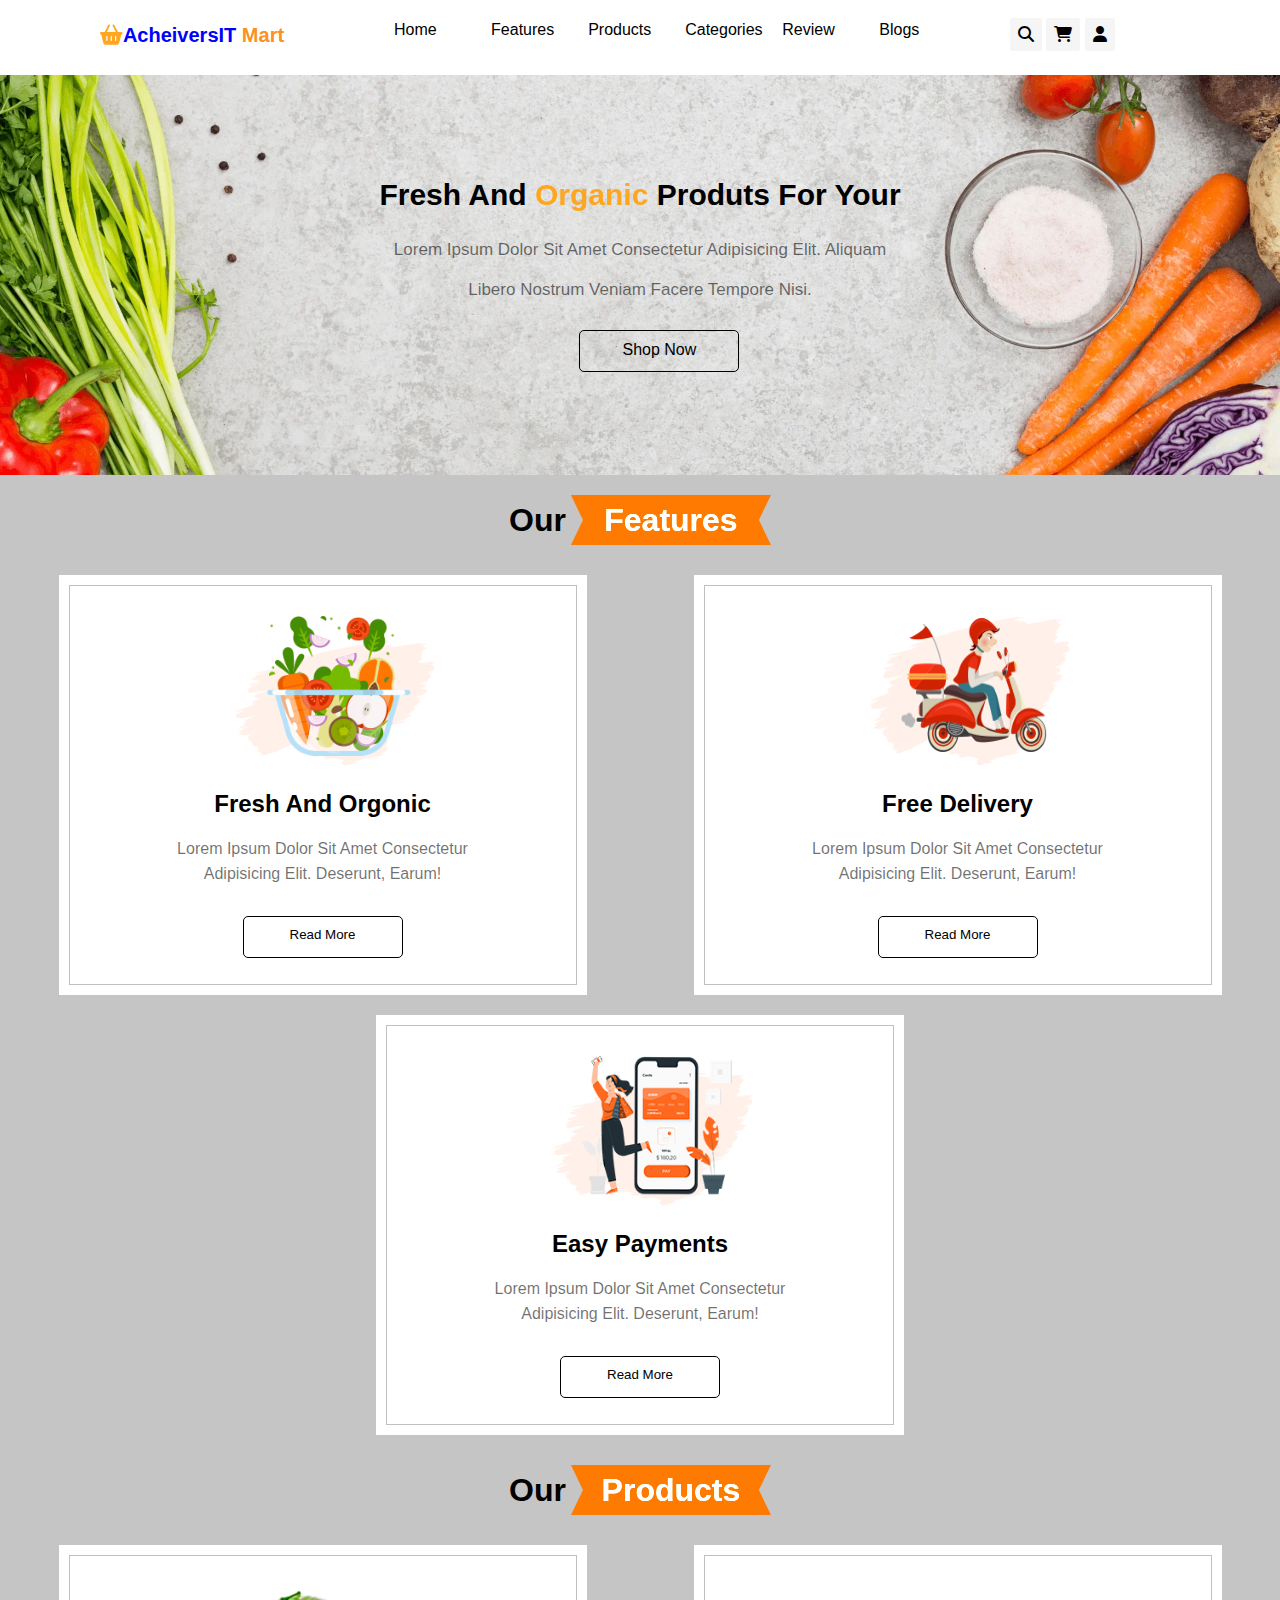
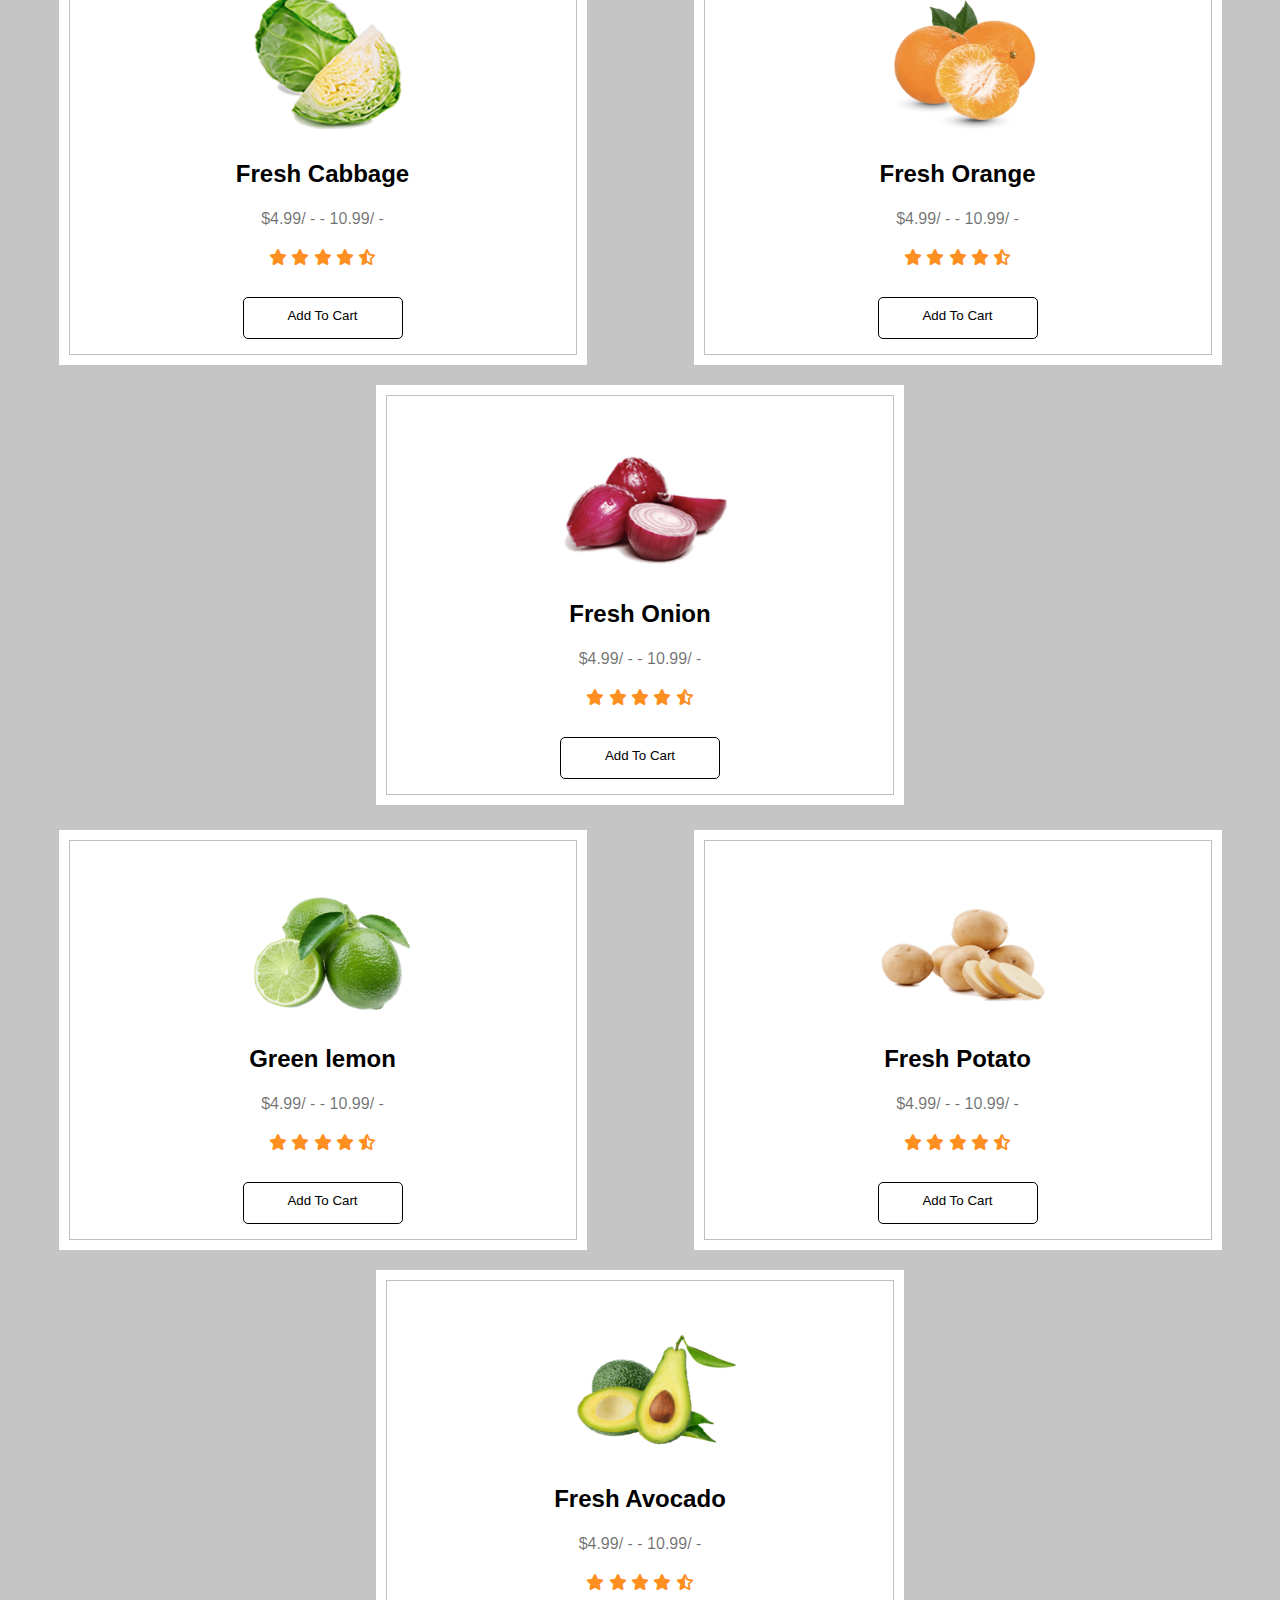
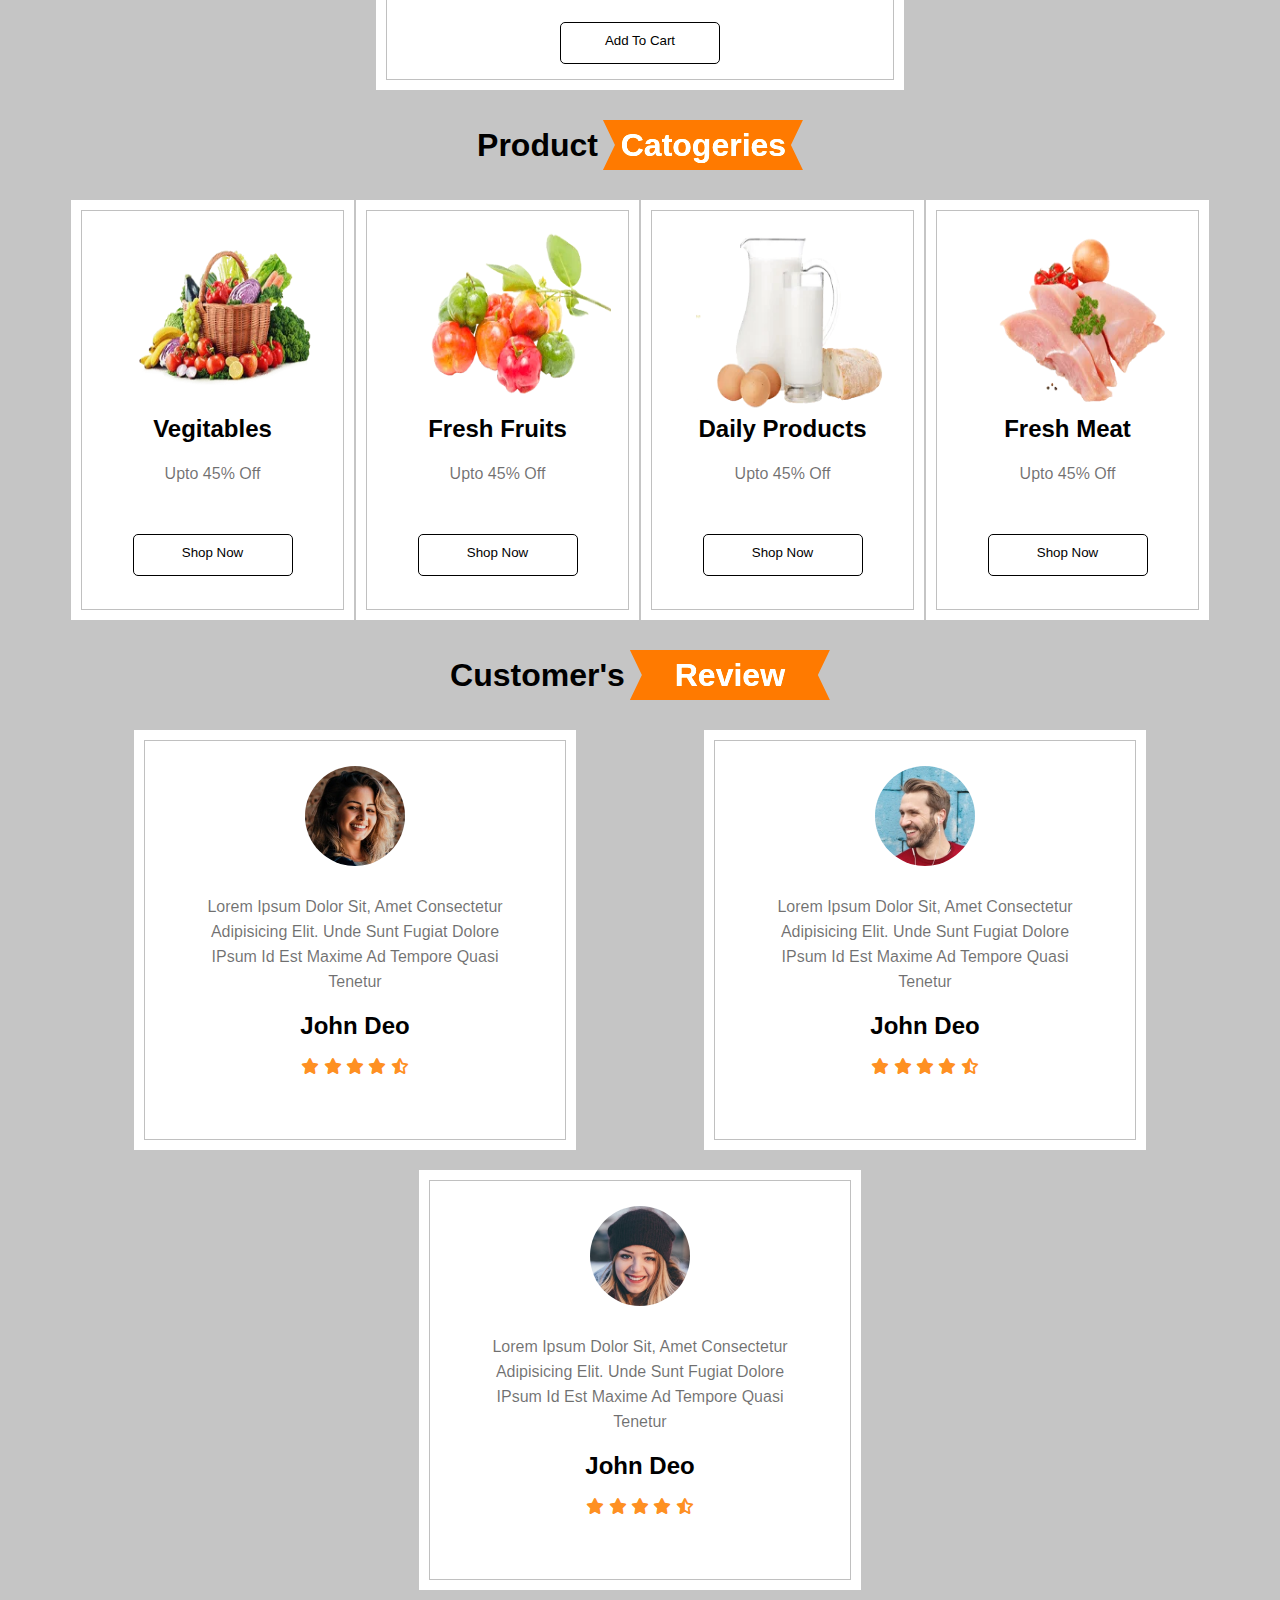
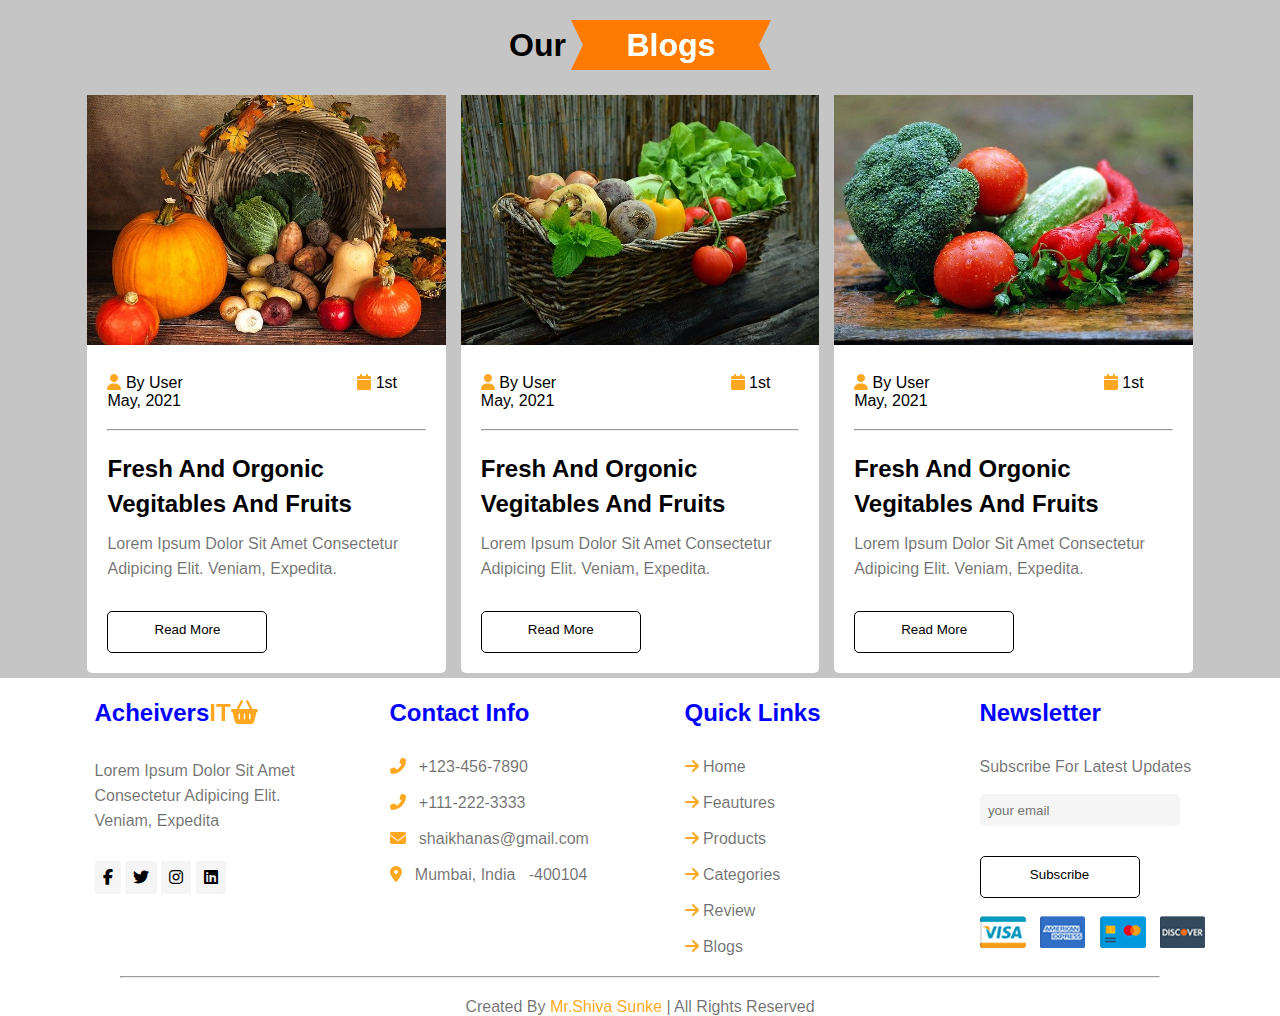
<file: Index.html>
<!DOCTYPE html>
 <html>
    <head>
        <meta charset="""UTF-8">
        <meta name="viewport" content="width=device-width, initial-scale=1.0">
        <title>HTML-CSS-Project</title>
        <!-- Linking the CSS part -->
        <link rel="stylesheet" href="./CSS/Styles.css">
        <!-- Linking for Icons -->
        <link rel="stylesheet" href="https://cdnjs.cloudflare.com/ajax/libs/font-awesome/6.4.0/css/all.min.css">
        
        <link rel="preconnect" href="https://fonts.googleapis.com">
        <link rel="preconnect" href="https://fonts.gstatic.com" crossorigin>
        <link href="https://fonts.googleapis.com/css2?family=Poppins:wght@200;400&display=swap" rel="stylesheet">

    </head>

<!-- ---------------------Main Body Section------------------ -->
    <body>
        <header id="head">
            <section class="sec1"> <span class="icolor"><i class="fa-solid fa-basket-shopping"></i></span><b>AcheiversIT&nbsp;<span class="span1">Mart</span></b></section>
            <section class="sec2">
                <div class="div1"><a href="./" target="_blank"> Home</a></div>
                <div class="div1"><a href="./Features.html"  target="_self">Features</a></div>
                <div class="div1"><a href="./Products.html"  target="_self">Products</a></div>
                <div class="div1"><a href="./Catogeries.html"  target="_blank">Categories</a> </div>
                <div class="div1"><a href="./reviews.html"  target="_blank">Review</a> </div>
                <div class="div1"><a href="./Blogs.html" target="_blank">Blogs</a> </div>
            </section>
            <section>
                <div class="div2">
                    <span class="span2"><i class="fa-solid fa-magnifying-glass"></i></span> 
                     <span class="span2"><i class="fa-solid fa-cart-shopping"></i></span>
                     <span class="span2" onclick="show()"><i class="fa-solid fa-user"   ></i></span>
                     <!-- <div class="peter">
                        <span class="code" onclick="dev()">&times</span>
                      
                        <h2>Login form</h2>
                        <form>
                            
                            <label for="name">Full Name: <span>*</span></label>
                            <input type="text" id="name" name="name" placeholder="Enter Your Name">
                            <h4 class="dnone" id="Nerr">Please Enter Your Name</h4>
                            <label for="Email">Email: <span>*</span></label>
                            <input type="email" id="Email" name="Email" placeholder="Enter Your Email">
                            <h4 class="dnone" id="Eerr">Please Enter Your Name</h4>
                            <label for="psw">Password: <span>*</span></label>
                            <input type="password" id="psw" name="psw" placeholder="Enter password Number">
                            <h4 class="dnone" id="Pserr">Please Enter Your Name</h4>
                            <input type="button" id="login" value="Login">
                        </form>
                    </div>
                    <script>
                        document.getElementById('login').addEventListener('click',function()
                        {
                            let Name,email,Pass;
                            Name=document.getElementById('name').value;
                            email=document.getElementById('Email').value;
                            Pass=document.getElementById('psw').value;
                            if(Name==''){
                                document.getElementById('Nerr').style.display='block';
                            }
                            else{
                                document.getElementById('Nerr').style.display='none';
                            }
                            if(email==''){
                                document.getElementById('Eerr').style.display='block';
                            }
                            else{
                                document.getElementById('Eerr').style.display='none';
                            }
                            if(Pass==''){
                                document.getElementById('Pserr').style.display='block';
                            }
                            else{
                                document.getElementById('Pserr').style.display='none';
                            }
                            if(Name!='' && email!='' && Pass!=''){
                                alert('Login Sucessfully')
                            }
                
                        })
                        function show(){
                            document.querySelector('div').classList.add("overlay");
                        }
                        function dev(){
                            document.querySelector('div').classList.remove("overlay");
                        }
                    </script> -->
                   
            </section>
        </header>
        
   
    



       

<!-- ------------------------Banner----------------------------------------- -->
        <section class="sec03">
                <div class="sec3">
                    <div>
                         <p class="div21">Fresh And <span class="icolor">Organic</span> Produts For Your</p><br>
                         <p class="div22">Lorem Ipsum Dolor Sit Amet Consectetur Adipisicing Elit. Aliquam <br><br>
                               Libero Nostrum Veniam Facere Tempore Nisi.</p>
                         <div class="div23">
                            <a href="#">Shop Now</a>
                         </div>
                    </div>         
                </div>

<!-- --------------------------------Features----------------------------- -->
            <section id="sec10">
                <span>Our</span>
                <span>&nbsp;&nbsp;Features&nbsp;&nbsp;</span>
            </section>
            <section  id="sec4">
                <div class="div3">
                    <img class="img1" src="./Assets/feature-img-1.png" alt="">
                    <h3 class="h0">Fresh And Orgonic</h3><br>
                    <p class="p0"> Lorem Ipsum Dolor Sit Amet Consectetur<br>Adipisicing Elit. Deserunt, Earum!</p>
                   
                    <button class="button31">Read More</button>
                </div>
                <div class="div3">
                    <img class="img1" src="./Assets/feature-img-2.png" alt="">
                    <h3 class="h0">Free Delivery</h3><br>
                    <p class="p0"> Lorem Ipsum Dolor Sit Amet Consectetur<br>Adipisicing Elit. Deserunt, Earum!</p>
                    
                    <button class="button31">Read More</button>
                </div>
                    
                <div class="div3">
                    <img class="img1" src="./Assets/feature-img-3.png" alt="">
                    <h3 class="h0">Easy Payments</h3><br>
                    <p class="p0"> Lorem Ipsum Dolor Sit Amet Consectetur<br>Adipisicing Elit. Deserunt, Earum!</p>
                   
                    <button class="button31">Read More</button>
                </div>
                    
            </section>
<!----------------------------Products------------------------------------ -->
            <section id="sec11">
                <span>Our</span>
                <span>&nbsp;&nbsp;Products&nbsp;&nbsp;</span>
            </section>

            <section id="sec5">
                <div class="div4">
                    <img class="img2" src="./Assets/product-4.png" alt="">
                    <h3 class="h0">Fresh Cabbage</h3><br>
                    <p class="p0">$4.99/ - - 10.99/ -</p><br>
                    <div class="div40">
                        <i class="fa-solid fa-star"></i>
                        <i class="fa-solid fa-star"></i>
                        <i class="fa-solid fa-star"></i>
                        <i class="fa-solid fa-star"></i>
                        <i class="fa-solid fa-star-half-stroke"></i>
                    </div>
                   
                    <button class="button31">Add To Cart</button>
    
    
                </div>
                <div class="div4">
                    <img class="img2" src="./Assets/product-1.png" alt="">
                    <h3 class="h0">Fresh Orange</h3><br>
                    <p class="p0">$4.99/ - - 10.99/ -</p><br>
                    <div class="div40">
                        <i class="fa-solid fa-star"></i>
                        <i class="fa-solid fa-star"></i>
                        <i class="fa-solid fa-star"></i>
                        <i class="fa-solid fa-star"></i>
                        <i class="fa-solid fa-star-half-stroke"></i>
                    </div>
                   
                    <button class="button31">Add To Cart</button>
                </div>
                <div class="div4">
                    <img class="img2" src="./Assets/product-2.png" alt="">
                    <h3 class="h0">Fresh Onion</h3><br>
                    <p class="p0">$4.99/ - - 10.99/ -</p><br>
                    <div class="div40">
                        <i class="fa-solid fa-star"></i>
                        <i class="fa-solid fa-star"></i>
                        <i class="fa-solid fa-star"></i>
                        <i class="fa-solid fa-star"></i>
                        <i class="fa-solid fa-star-half-stroke"></i>
                    </div>
                    
                    <button class="button31">Add To Cart</button>
    
                </div>
    
            </section>

            <section class="sec6">
                <div class="div5">
                    <img class="img2" src="./Assets/product-8.png" alt="">
                    <h3 class="h0">Green lemon</h3><br>
                    <p class="p0">$4.99/ - - 10.99/ -</p><br>
                    <div class="div40">
                        <i class="fa-solid fa-star"></i>
                        <i class="fa-solid fa-star"></i>
                        <i class="fa-solid fa-star"></i>
                        <i class="fa-solid fa-star"></i>
                        <i class="fa-solid fa-star-half-stroke"></i>
                    </div>
                   
                    <button class="button31">Add To Cart</button>
                </div>
                <div class="div5">
                    <img class="img2" src="./Assets/product-5.png" alt="">
                    <h3 class="h0">Fresh Potato</h3><br>
                    <p class="p0">$4.99/ - - 10.99/ -</p><br>
                    <div class="div40">
                        <i class="fa-solid fa-star"></i>
                        <i class="fa-solid fa-star"></i>
                        <i class="fa-solid fa-star"></i>
                        <i class="fa-solid fa-star"></i>
                        <i class="fa-solid fa-star-half-stroke"></i>
                    </div>

                    <button class="button31">Add To Cart</button>
                </div>
                <div class="div5"> 
                    <img class="img2" src="./Assets/product-6.png" alt="">
                    <h3 class="h0">Fresh Avocado</h3><br>
                    <p class="p0">$4.99/ - - 10.99/ -</p><br>
                    <div class="div40">
                        <i class="fa-solid fa-star"></i>
                        <i class="fa-solid fa-star"></i>
                        <i class="fa-solid fa-star"></i>
                        <i class="fa-solid fa-star"></i>
                        <i class="fa-solid fa-star-half-stroke"></i>
                    </div>
                    
                    <button class="button31">Add To Cart</button>
                </div>
            </section>

<!-- ---------------------------Catogeries-------------------------------- -->
            <section id="sec12">
                <span>Product</span>
                <span>&nbsp;&nbsp;Catogeries&nbsp;&nbsp;</span>
            </section>

            <section id="sec7">
                <div class="div6">
                    <img class="img31" src="./Assets/cat-1.png" alt="">
                    <h3 class="h0">Vegitables</h3><br>
                    <p class="p0">Upto 45% Off</p><br>
                    
                    <button class="button31">Shop Now</button>
    
                </div>
                <div class="div6">
                    <img class="img31" src="./Assets/cat-2.png" alt="">
                    <h3 class="h0">Fresh Fruits</h3><br>
                    <p class="p0">Upto 45% Off</p><br>
                    
                    <button class="button31">Shop Now</button>
                </div>
                <div class="div6">
                    <img class="img31" src="./Assets/cat-3.png" alt="">
                    <h3 class="h0">Daily Products</h3><br>
                    <p class="p0">Upto 45% Off</p><br>
                    
                    <button class="button31">Shop Now</button>
                </div>
                <div class="div6">
                    <img class="img31" src="./Assets/cat-4.png" alt="">
                    <h3 class="h0">Fresh Meat</h3><br>
                    <p class="p0">Upto 45% Off</p><br>
                    <button class="button31">Shop Now</button>
                </div>
            </section>

<!-- --------------------------------Customers Reviews-------------------------- -->
            <section id="sec13">
                <span>Customer's</span>
                <span>&nbsp;&nbsp;Review&nbsp;&nbsp;</span>
            </section>
            
            <section id="sec8">
                <div class="div7">
                    <div class="div71">
                       <img class="img3" src="./Assets/pic-4.png" alt="">
                    </div><br> 
                    <p class="p0">Lorem Ipsum Dolor Sit, Amet Consectetur <br>Adipisicing Elit. Unde Sunt Fugiat Dolore <br> IPsum Id Est  Maxime Ad Tempore Quasi <br> Tenetur   </p><br>
                    <h3 class="h0">John Deo</h3><br>
                    <div class="div40">
                        <i class="fa-solid fa-star"></i>
                        <i class="fa-solid fa-star"></i>
                        <i class="fa-solid fa-star"></i>
                        <i class="fa-solid fa-star"></i>
                        <i class="fa-solid fa-star-half-stroke"></i>
                    </div>
                </div>
                <div class="div7" >
                    <div class="div71">
                        <img class="img3" src="./Assets/pic-1.png" alt="">
                     </div><br>
                     <p class="p0">Lorem Ipsum Dolor Sit, Amet Consectetur <br>Adipisicing Elit. Unde Sunt Fugiat Dolore <br> IPsum Id Est  Maxime Ad Tempore Quasi <br> Tenetur   </p><br>
                     <h3 class="h0">John Deo</h3><br>
                     <div class="div40">
                        <i class="fa-solid fa-star"></i>
                        <i class="fa-solid fa-star"></i>
                        <i class="fa-solid fa-star"></i>
                        <i class="fa-solid fa-star"></i>
                        <i class="fa-solid fa-star-half-stroke"></i>
                    </div>
                </div>
                <div class="div7">
                    <div class="div71">
                        <img class="img3" src="./Assets/pic-2.png" alt="">
                    </div><br>
                    <p class="p0">Lorem Ipsum Dolor Sit, Amet Consectetur <br>Adipisicing Elit. Unde Sunt Fugiat Dolore <br> IPsum Id Est  Maxime Ad Tempore Quasi <br> Tenetur   </p><br>
                    <h3 class="h0">John Deo</h3> <br>
                    <div class="div40">
                        <i class="fa-solid fa-star"></i>
                        <i class="fa-solid fa-star"></i>
                        <i class="fa-solid fa-star"></i>
                        <i class="fa-solid fa-star"></i>
                        <i class="fa-solid fa-star-half-stroke"></i>
                    </div>
                </div>
            </section>

<!-- --------------------------------Our Blogs---------------------------------- -->
             <section id="sec14">
                 <span>Our</span>
                 <span>&nbsp;&nbsp;Blogs&nbsp;&nbsp;</span>
             </section>

            <section class="sec9">
                <div class="div8">
                    <img class="img4" src="./Assets/blog-1.jpg" alt="">
                    <div class="div82">
                       <span class="icolor"> <i class="fa-solid fa-user"></i></span> By User
                        <span class="span71"><i class="fa-sharp fa-solid fa-calendar"></i></span> 1st May, 2021
                    </div><hr class="hr1">
                    <div class="div83">
                        <h3 class="h8">Fresh And Orgonic <br> Vegitables And Fruits </h3>
                        <p class="p8">Lorem Ipsum Dolor Sit Amet Consectetur <br> Adipicing Elit. Veniam, Expedita. </p>                   
                        <button class="button31">Read More</button>
                    </div>
                </div>
                <div class="div8">
                    <img class="img4" src="./Assets/blog-2.jpg" alt="">
                    <div class="div82">
                        <span class="icolor"> <i class="fa-solid fa-user"></i></span> By User
                        <span class="span71"><i class="fa-sharp fa-solid fa-calendar"></i></span> 1st May, 2021
                    </div><hr class="hr1">
                    <div class="div83">
                        <h3 class="h8">Fresh And Orgonic <br> Vegitables And Fruits </h3>
                        <p class="p8">Lorem Ipsum Dolor Sit Amet Consectetur <br> Adipicing Elit. Veniam, Expedita. </p>
                        <button class="button31">Read More</button>
                    </div>
                </div>
                <div class="div8">
                    <img class="img4" src="./Assets/blog-3.jpg" alt="">
                    <div class="div82">
                        <span class="icolor"> <i class="fa-solid fa-user"></i></span> By User
                        <span class="span71"><i class="fa-sharp fa-solid fa-calendar"></i></span> 1st May, 2021
                    </div><hr class="hr1">
                    <div class="div83">
                        <h3 class="h8">Fresh And Orgonic <br> Vegitables And Fruits </h3>
                        <p class="p8">Lorem Ipsum Dolor Sit Amet Consectetur <br> Adipicing Elit. Veniam, Expedita. </p>
                        <button class="button31">Read More</button>
                    </div>
                </div>  
            </section>
        </section>

<!-- ---------------------------------Footer------------------------------ -->

        <footer>
            <div class="div10">
                <h3 class="h10">Acheivers<span class="icolor">IT<i class="fa-solid fa-basket-shopping"></i></span></h3>
                <p class="p10">Lorem Ipsum Dolor Sit Amet <br> Consectetur Adipicing Elit. <br> Veniam, Expedita</p>
                <div class="div10-1">
                    <span class="span2"><i class="fa-brands fa-facebook-f"></i></span>
                    <span class="span2"><i class="fa-brands fa-twitter"></i></span>
                    <span class="span2"><i class="fa-brands fa-instagram"></i></span>
                    <span class="span2"><i class="fa-brands fa-linkedin"></i></span>
                </div>
            </div>
            <div class="div10">
                <h3 class="h10">Contact Info</h3>
                <p class="p20"><span class="icolor"><i class="fa-solid fa-phone-flip"></i></span> &nbsp; +123-456-7890</p><br>
                <p class="p20"><span class="icolor"><i class="fa-solid fa-phone-flip"></i></span> &nbsp; +111-222-3333</p><br>
                <p class="p20"><span class="icolor"><i class="fa-solid fa-envelope"></i></span> &nbsp; shaikhanas@gmail.com </p><br>
                <p class="p20"><span class="icolor"><i class="fa-sharp fa-solid fa-location-dot"></i></span> &nbsp; Mumbai, India &nbsp; -400104</p>

            </div>
            <div class="div10">
                <h3 class="h10">Quick Links</h3>
                <p class="p20"><span class="icolor" ><i class="fa-solid fa-arrow-right"></i></span> Home</p><br>
                <p class="p20"><span class="icolor" ><i class="fa-solid fa-arrow-right"></i></span> Feautures</p><br>
                <p class="p20"><span class="icolor" ><i class="fa-solid fa-arrow-right"></i></span> Products</p><br>
                <p class="p20"><span class="icolor" ><i class="fa-solid fa-arrow-right"></i></span> Categories</p><br>
                <p class="p20"><span class="icolor" ><i class="fa-solid fa-arrow-right"></i></span> Review</p><br>
                <p class="p20"><span class="icolor" ><i class="fa-solid fa-arrow-right"></i></span> Blogs</p>
            </div>
            <div class="div10">
                <h3 class="h10">Newsletter</h3>
                <p class="p20">Subscribe For Latest Updates</p><br>
                <label for="mail"></label>
                <input class="input1" id="mail" type="email" name="mail" placeholder="&nbsp; your email"><br>
                <button class="button31">Subscribe</button><br><br>
               <img src="./Assets/payment.png" alt="">

            </div>
        </footer>
        <hr class="hr2">
        <p align="center" class="p20">Created By <span class="icolor">Mr.Shiva Sunke </span> | All Rights Reserved</p>
    </body>
 </html>
</file>
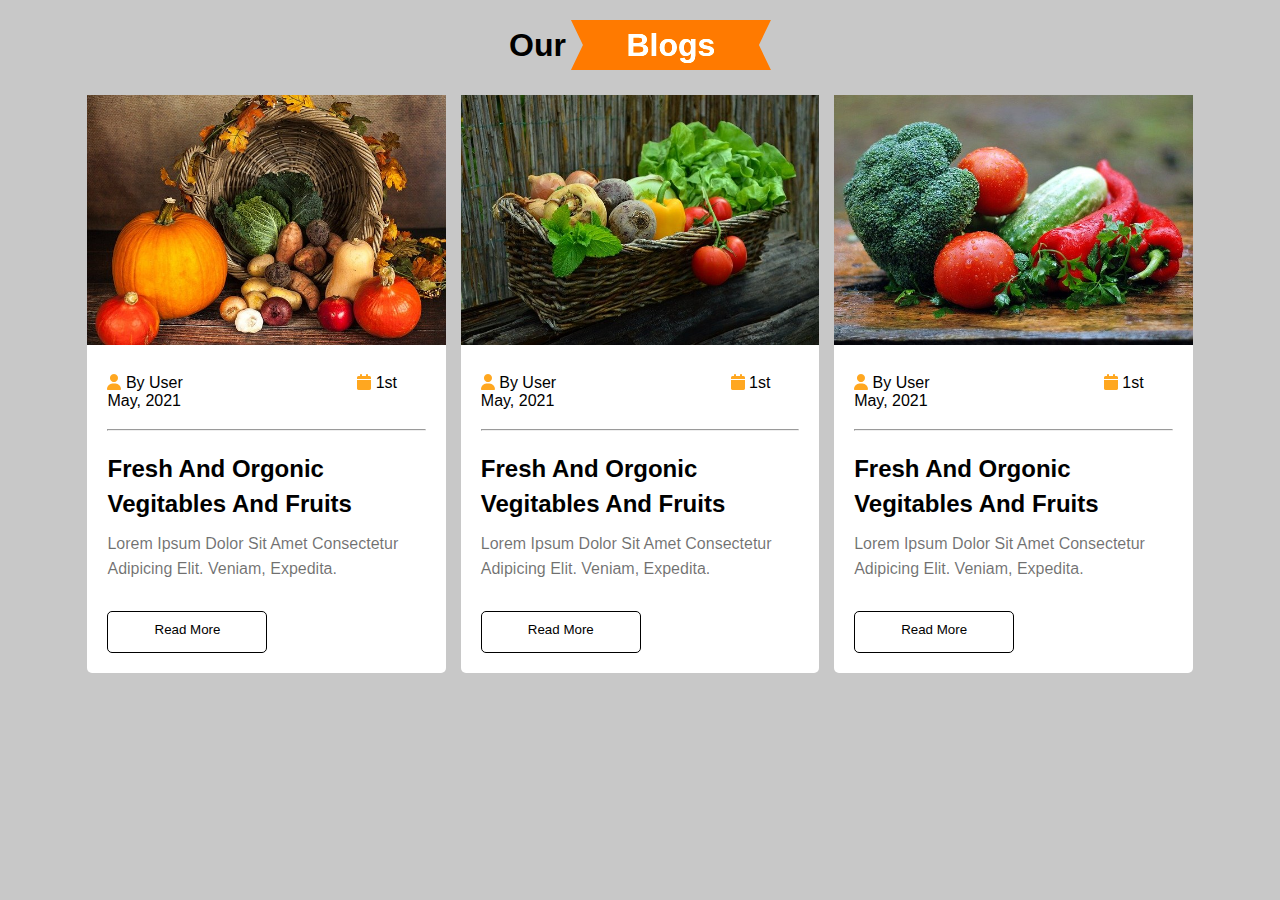
<file: Blogs.html>
<!DOCTYPE html>
<html lang="en">
<head>
    <meta charset="UTF-8">
    <meta name="viewport" content="width=device-width, initial-scale=1.0">
    <title>Blogs</title>
    <!-- Linking the CSS part -->
    <link rel="stylesheet" href="./CSS/Styles.css">
    <!-- Linking for Icons -->
    <link rel="stylesheet" href="https://cdnjs.cloudflare.com/ajax/libs/font-awesome/6.4.0/css/all.min.css">
    
    <link rel="preconnect" href="https://fonts.googleapis.com">
    <link rel="preconnect" href="https://fonts.gstatic.com" crossorigin>
    <link href="https://fonts.googleapis.com/css2?family=Poppins:wght@200;400&display=swap" rel="stylesheet">
    <style>
        body{
            background-color: rgba(192, 192, 192, 0.877);
        }
    </style>

</head>
<body>
    <section id="sec14">
        <span>Our</span>
        <span>&nbsp;&nbsp;Blogs&nbsp;&nbsp;</span>
    </section>

   <section class="sec9">
       <div class="div8">
           <img class="img4" src="./Assets/blog-1.jpg" alt="">
           <div class="div82">
              <span class="icolor"> <i class="fa-solid fa-user"></i></span> By User
               <span class="span71"><i class="fa-sharp fa-solid fa-calendar"></i></span> 1st May, 2021
           </div><hr class="hr1">
           <div class="div83">
               <h3 class="h8">Fresh And Orgonic <br> Vegitables And Fruits </h3>
               <p class="p8">Lorem Ipsum Dolor Sit Amet Consectetur <br> Adipicing Elit. Veniam, Expedita. </p>                   
               <button class="button31">Read More</button>
           </div>
       </div>
       <div class="div8">
           <img class="img4" src="./Assets/blog-2.jpg" alt="">
           <div class="div82">
               <span class="icolor"> <i class="fa-solid fa-user"></i></span> By User
               <span class="span71"><i class="fa-sharp fa-solid fa-calendar"></i></span> 1st May, 2021
           </div><hr class="hr1">
           <div class="div83">
               <h3 class="h8">Fresh And Orgonic <br> Vegitables And Fruits </h3>
               <p class="p8">Lorem Ipsum Dolor Sit Amet Consectetur <br> Adipicing Elit. Veniam, Expedita. </p>
               <button class="button31">Read More</button>
           </div>
       </div>
       <div class="div8">
           <img class="img4" src="./Assets/blog-3.jpg" alt="">
           <div class="div82">
               <span class="icolor"> <i class="fa-solid fa-user"></i></span> By User
               <span class="span71"><i class="fa-sharp fa-solid fa-calendar"></i></span> 1st May, 2021
           </div><hr class="hr1">
           <div class="div83">
               <h3 class="h8">Fresh And Orgonic <br> Vegitables And Fruits </h3>
               <p class="p8">Lorem Ipsum Dolor Sit Amet Consectetur <br> Adipicing Elit. Veniam, Expedita. </p>
               <button class="button31">Read More</button>
           </div>
       </div>  
   </section>
</section>
    
</body>
</html>
</file>
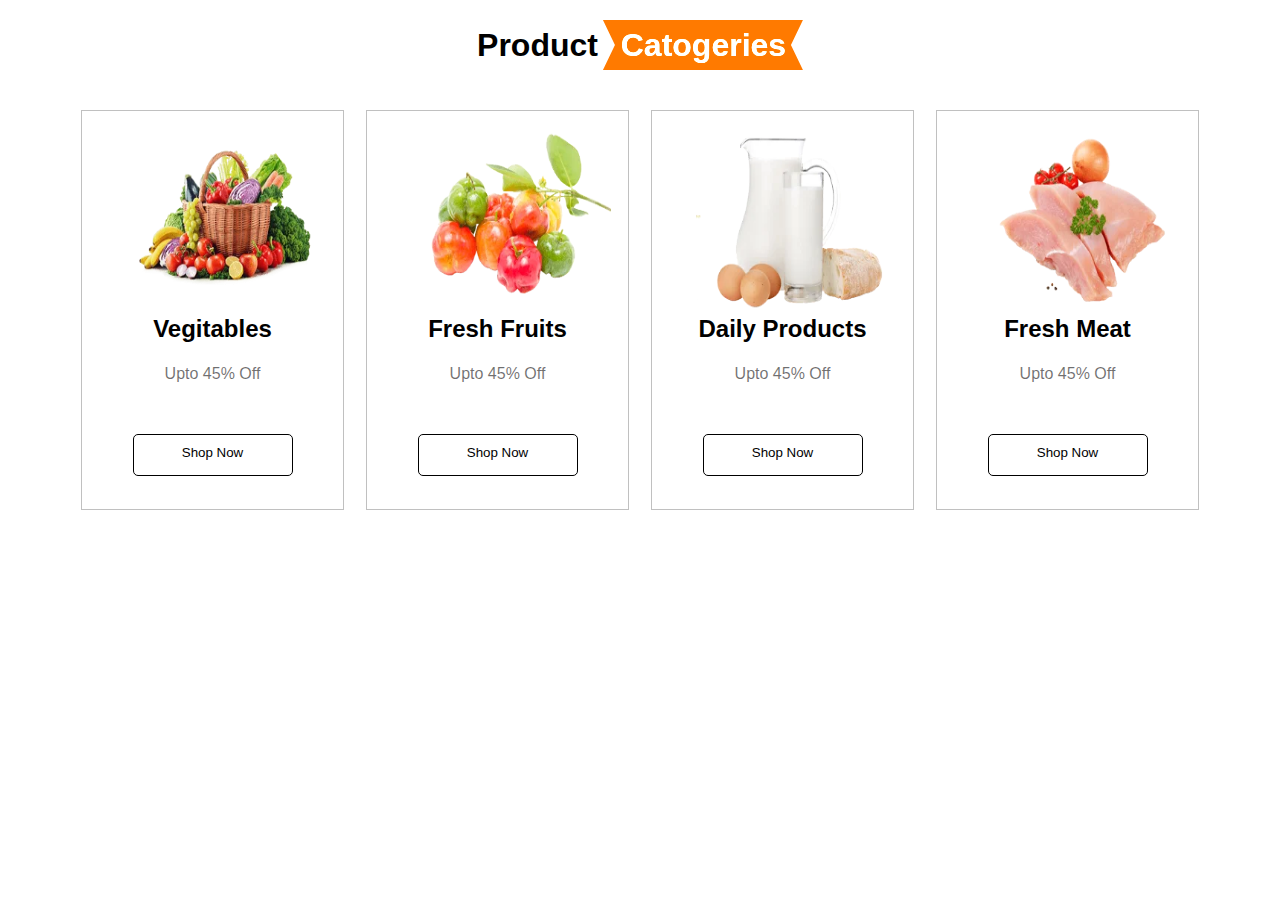
<file: Catogeries.html>
<!DOCTYPE html>
<html lang="en">
<head>
    <meta charset="UTF-8">
    <meta name="viewport" content="width=device-width, initial-scale=1.0">
    <title>Product Catogeries</title>
     <!-- Linking the CSS part -->
     <link rel="stylesheet" href="./CSS/Styles.css">
     <!-- Linking for Icons -->
     <link rel="stylesheet" href="https://cdnjs.cloudflare.com/ajax/libs/font-awesome/6.4.0/css/all.min.css">
     
     <link rel="preconnect" href="https://fonts.googleapis.com">
     <link rel="preconnect" href="https://fonts.gstatic.com" crossorigin>
     <link href="https://fonts.googleapis.com/css2?family=Poppins:wght@200;400&display=swap" rel="stylesheet">
 
</head>
<body>
    <section id="sec12">
        <span>Product</span>
        <span>&nbsp;&nbsp;Catogeries&nbsp;&nbsp;</span>
    </section>

    <section id="sec7">
        <div class="div6">
            <img class="img31" src="./Assets/cat-1.png" alt="">
            <h3 class="h0">Vegitables</h3><br>
            <p class="p0">Upto 45% Off</p><br>
            
            <button class="button31">Shop Now</button>

        </div>
        <div class="div6">
            <img class="img31" src="./Assets/cat-2.png" alt="">
            <h3 class="h0">Fresh Fruits</h3><br>
            <p class="p0">Upto 45% Off</p><br>
            
            <button class="button31">Shop Now</button>
        </div>
        <div class="div6">
            <img class="img31" src="./Assets/cat-3.png" alt="">
            <h3 class="h0">Daily Products</h3><br>
            <p class="p0">Upto 45% Off</p><br>
            
            <button class="button31">Shop Now</button>
        </div>
        <div class="div6">
            <img class="img31" src="./Assets/cat-4.png" alt="">
            <h3 class="h0">Fresh Meat</h3><br>
            <p class="p0">Upto 45% Off</p><br>
            <button class="button31">Shop Now</button>
        </div>
    </section>
</body>
</html>
</file>
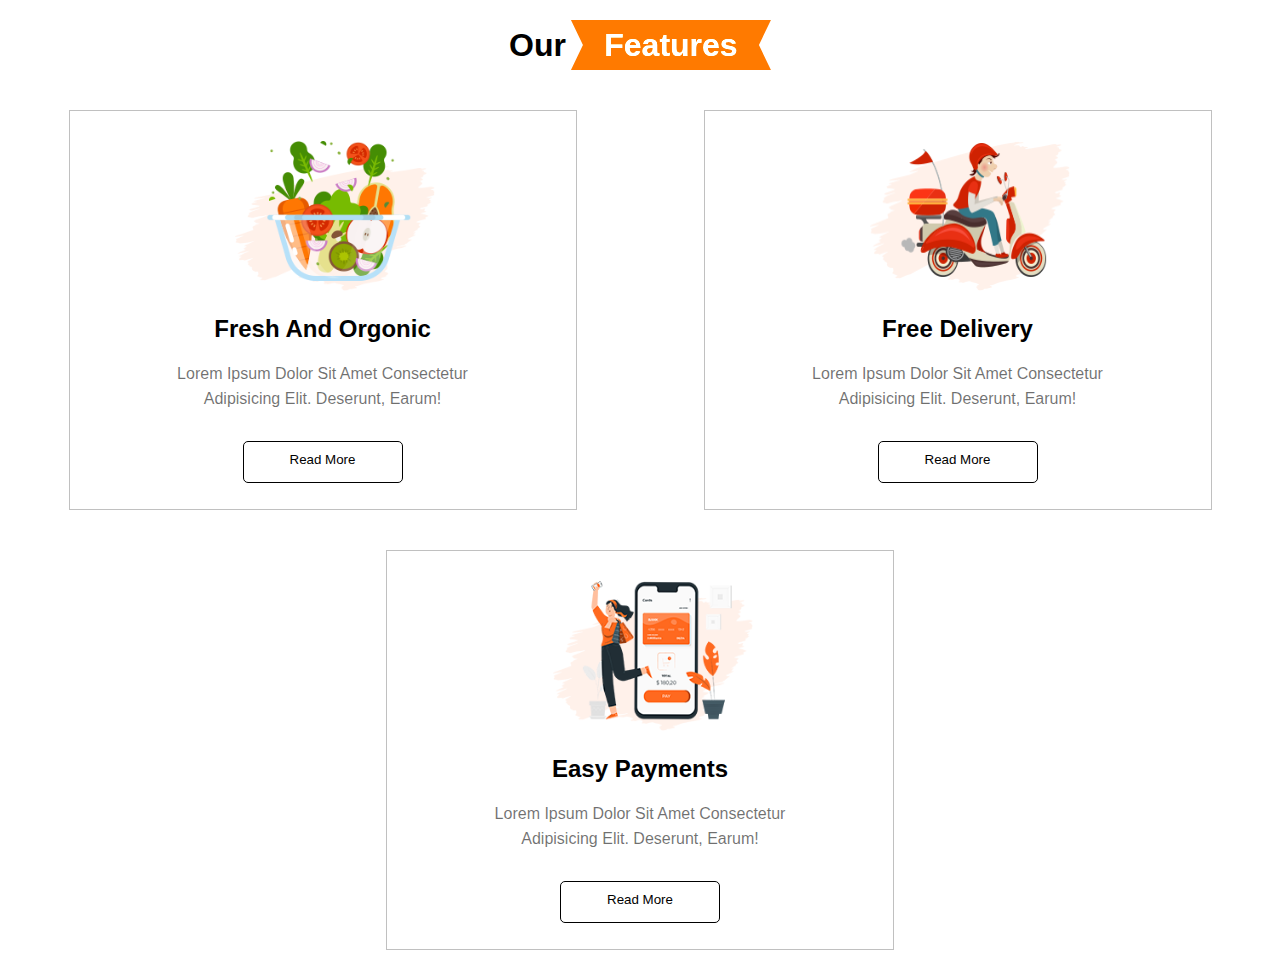
<file: Features.html>
<!DOCTYPE html>
<html lang="en">
<head>
    <meta charset="UTF-8">
    <meta name="viewport" content="width=device-width, initial-scale=1.0">
    <title>Features</title>
    <!-- Linking the CSS part -->
    <link rel="stylesheet" href="./CSS/Styles.css">
    <!-- Linking for Icons -->
    <link rel="stylesheet" href="https://cdnjs.cloudflare.com/ajax/libs/font-awesome/6.4.0/css/all.min.css">
    
    <link rel="preconnect" href="https://fonts.googleapis.com">
    <link rel="preconnect" href="https://fonts.gstatic.com" crossorigin>
    <link href="https://fonts.googleapis.com/css2?family=Poppins:wght@200;400&display=swap" rel="stylesheet">

</head>
<body>
    <section id="sec10">
        <span>Our</span>
        <span>&nbsp;&nbsp;Features&nbsp;&nbsp;</span>
    </section>
    <section  id="sec4">
        <div class="div3">
            <img class="img1" src="./Assets/feature-img-1.png" alt="">
            <h3 class="h0">Fresh And Orgonic</h3><br>
            <p class="p0"> Lorem Ipsum Dolor Sit Amet Consectetur<br>Adipisicing Elit. Deserunt, Earum!</p>
           
            <button class="button31">Read More</button>
        </div>
        <div class="div3">
            <img class="img1" src="./Assets/feature-img-2.png" alt="">
            <h3 class="h0">Free Delivery</h3><br>
            <p class="p0"> Lorem Ipsum Dolor Sit Amet Consectetur<br>Adipisicing Elit. Deserunt, Earum!</p>
            
            <button class="button31">Read More</button>
        </div>
            
        <div class="div3">
            <img class="img1" src="./Assets/feature-img-3.png" alt="">
            <h3 class="h0">Easy Payments</h3><br>
            <p class="p0"> Lorem Ipsum Dolor Sit Amet Consectetur<br>Adipisicing Elit. Deserunt, Earum!</p>
           
            <button class="button31">Read More</button>
        </div>
            
    </section>
    
</body>
</html>
</file>
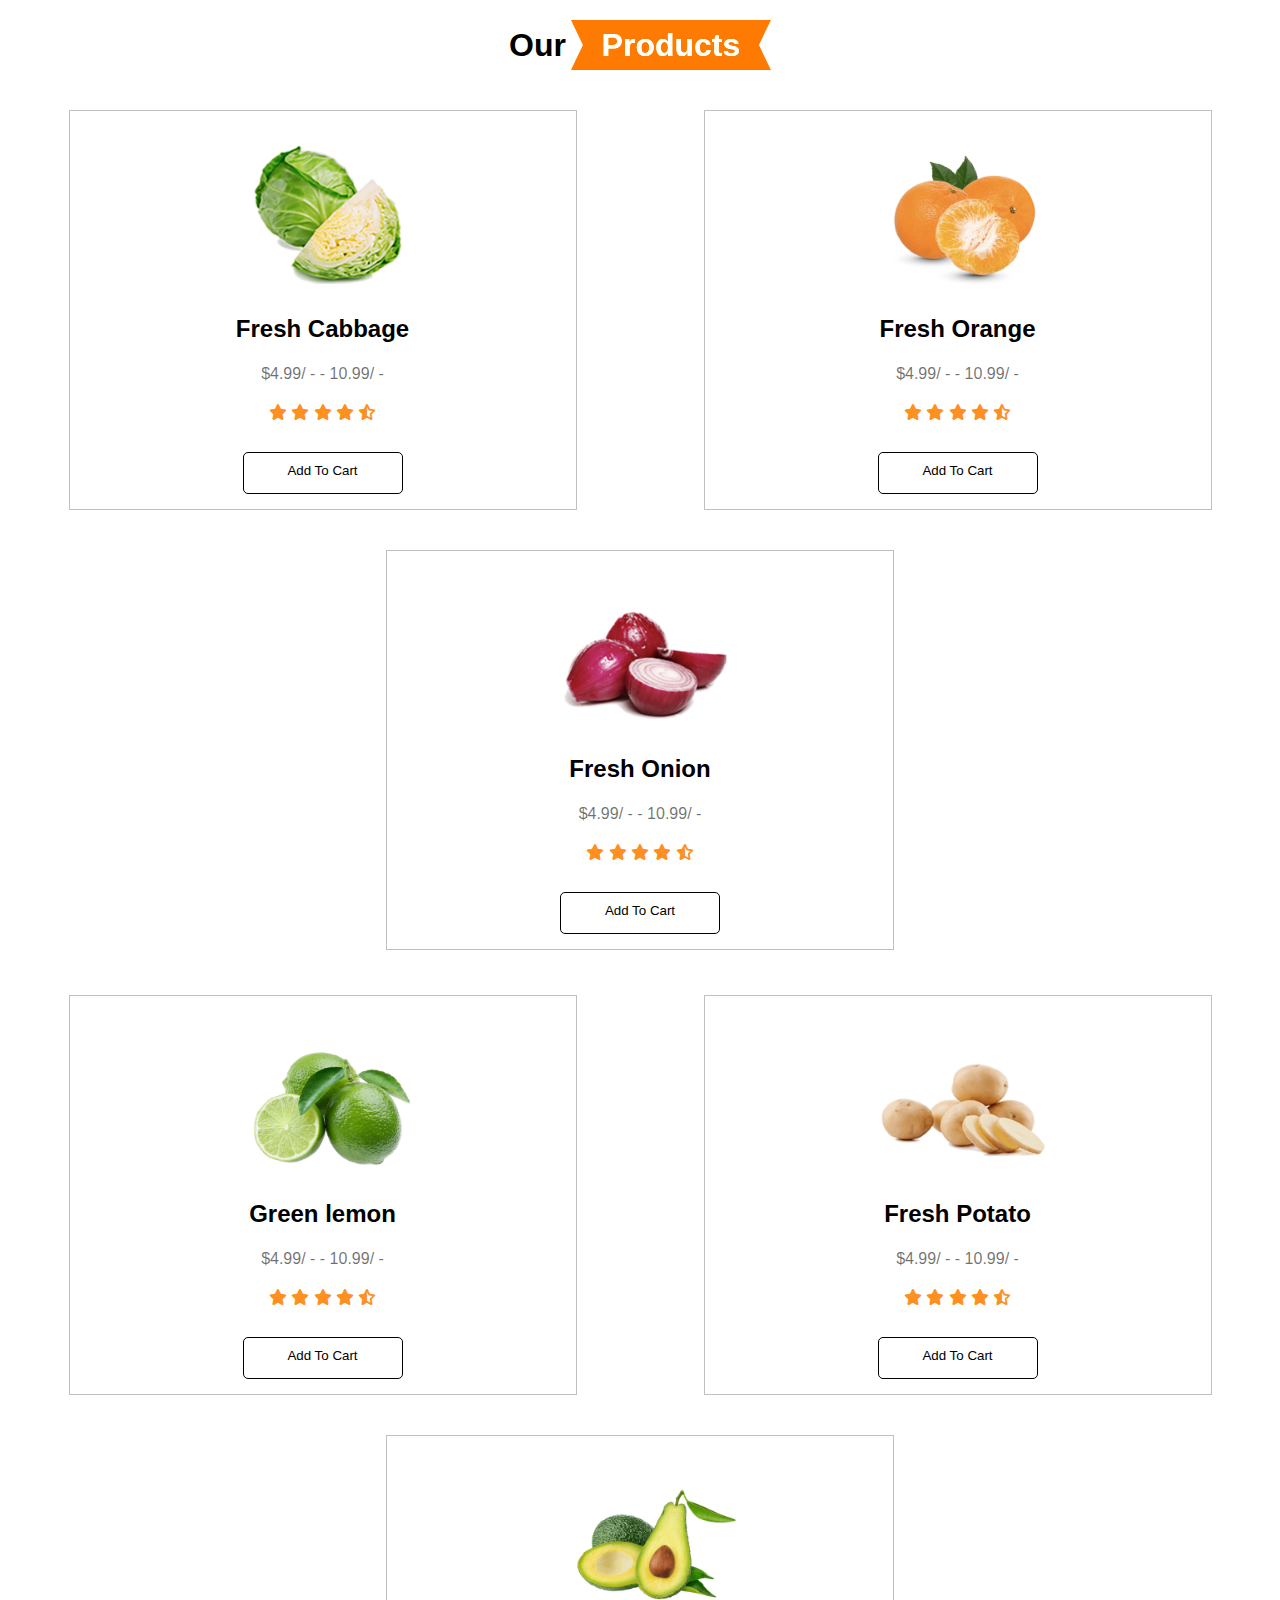
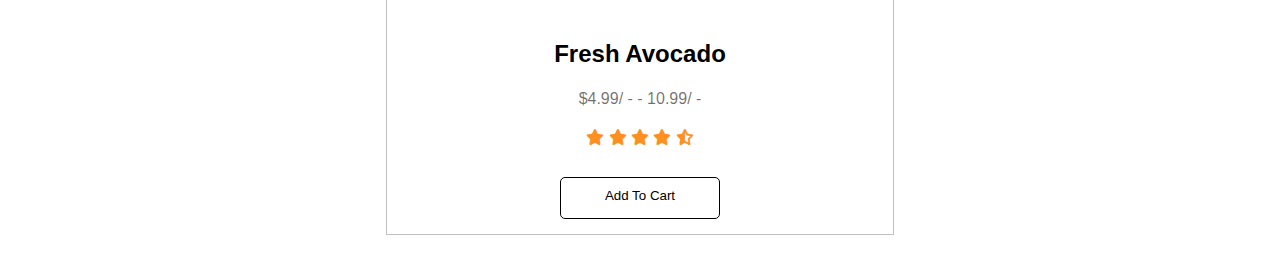
<file: Products.html>
<!DOCTYPE html>
<html lang="en">
<head>
    <meta charset="UTF-8">
    <meta name="viewport" content="width=device-width, initial-scale=1.0">
    <title>Products</title>
    <!-- Linking the CSS part -->
    <link rel="stylesheet" href="./CSS/Styles.css">
    <!-- Linking for Icons -->
    <link rel="stylesheet" href="https://cdnjs.cloudflare.com/ajax/libs/font-awesome/6.4.0/css/all.min.css">
    
    <link rel="preconnect" href="https://fonts.googleapis.com">
    <link rel="preconnect" href="https://fonts.gstatic.com" crossorigin>
    <link href="https://fonts.googleapis.com/css2?family=Poppins:wght@200;400&display=swap" rel="stylesheet">

</head>
<body>
    <section id="sec11">
        <span>Our</span>
        <span>&nbsp;&nbsp;Products&nbsp;&nbsp;</span>
    </section>

    <section id="sec5">
        <div class="div4">
            <img class="img2" src="./Assets/product-4.png" alt="">
            <h3 class="h0">Fresh Cabbage</h3><br>
            <p class="p0">$4.99/ - - 10.99/ -</p><br>
            <div class="div40">
                <i class="fa-solid fa-star"></i>
                <i class="fa-solid fa-star"></i>
                <i class="fa-solid fa-star"></i>
                <i class="fa-solid fa-star"></i>
                <i class="fa-solid fa-star-half-stroke"></i>
            </div>
           
            <button class="button31">Add To Cart</button>


        </div>
        <div class="div4">
            <img class="img2" src="./Assets/product-1.png" alt="">
            <h3 class="h0">Fresh Orange</h3><br>
            <p class="p0">$4.99/ - - 10.99/ -</p><br>
            <div class="div40">
                <i class="fa-solid fa-star"></i>
                <i class="fa-solid fa-star"></i>
                <i class="fa-solid fa-star"></i>
                <i class="fa-solid fa-star"></i>
                <i class="fa-solid fa-star-half-stroke"></i>
            </div>
           
            <button class="button31">Add To Cart</button>
        </div>
        <div class="div4">
            <img class="img2" src="./Assets/product-2.png" alt="">
            <h3 class="h0">Fresh Onion</h3><br>
            <p class="p0">$4.99/ - - 10.99/ -</p><br>
            <div class="div40">
                <i class="fa-solid fa-star"></i>
                <i class="fa-solid fa-star"></i>
                <i class="fa-solid fa-star"></i>
                <i class="fa-solid fa-star"></i>
                <i class="fa-solid fa-star-half-stroke"></i>
            </div>
            
            <button class="button31">Add To Cart</button>

        </div>

    </section>

    <section class="sec6">
        <div class="div5">
            <img class="img2" src="./Assets/product-8.png" alt="">
            <h3 class="h0">Green lemon</h3><br>
            <p class="p0">$4.99/ - - 10.99/ -</p><br>
            <div class="div40">
                <i class="fa-solid fa-star"></i>
                <i class="fa-solid fa-star"></i>
                <i class="fa-solid fa-star"></i>
                <i class="fa-solid fa-star"></i>
                <i class="fa-solid fa-star-half-stroke"></i>
            </div>
           
            <button class="button31">Add To Cart</button>
        </div>
        <div class="div5">
            <img class="img2" src="./Assets/product-5.png" alt="">
            <h3 class="h0">Fresh Potato</h3><br>
            <p class="p0">$4.99/ - - 10.99/ -</p><br>
            <div class="div40">
                <i class="fa-solid fa-star"></i>
                <i class="fa-solid fa-star"></i>
                <i class="fa-solid fa-star"></i>
                <i class="fa-solid fa-star"></i>
                <i class="fa-solid fa-star-half-stroke"></i>
            </div>

            <button class="button31">Add To Cart</button>
        </div>
        <div class="div5"> 
            <img class="img2" src="./Assets/product-6.png" alt="">
            <h3 class="h0">Fresh Avocado</h3><br>
            <p class="p0">$4.99/ - - 10.99/ -</p><br>
            <div class="div40">
                <i class="fa-solid fa-star"></i>
                <i class="fa-solid fa-star"></i>
                <i class="fa-solid fa-star"></i>
                <i class="fa-solid fa-star"></i>
                <i class="fa-solid fa-star-half-stroke"></i>
            </div>
            
            <button class="button31">Add To Cart</button>
        </div>
    </section>
    
</body>
</html>
</file>
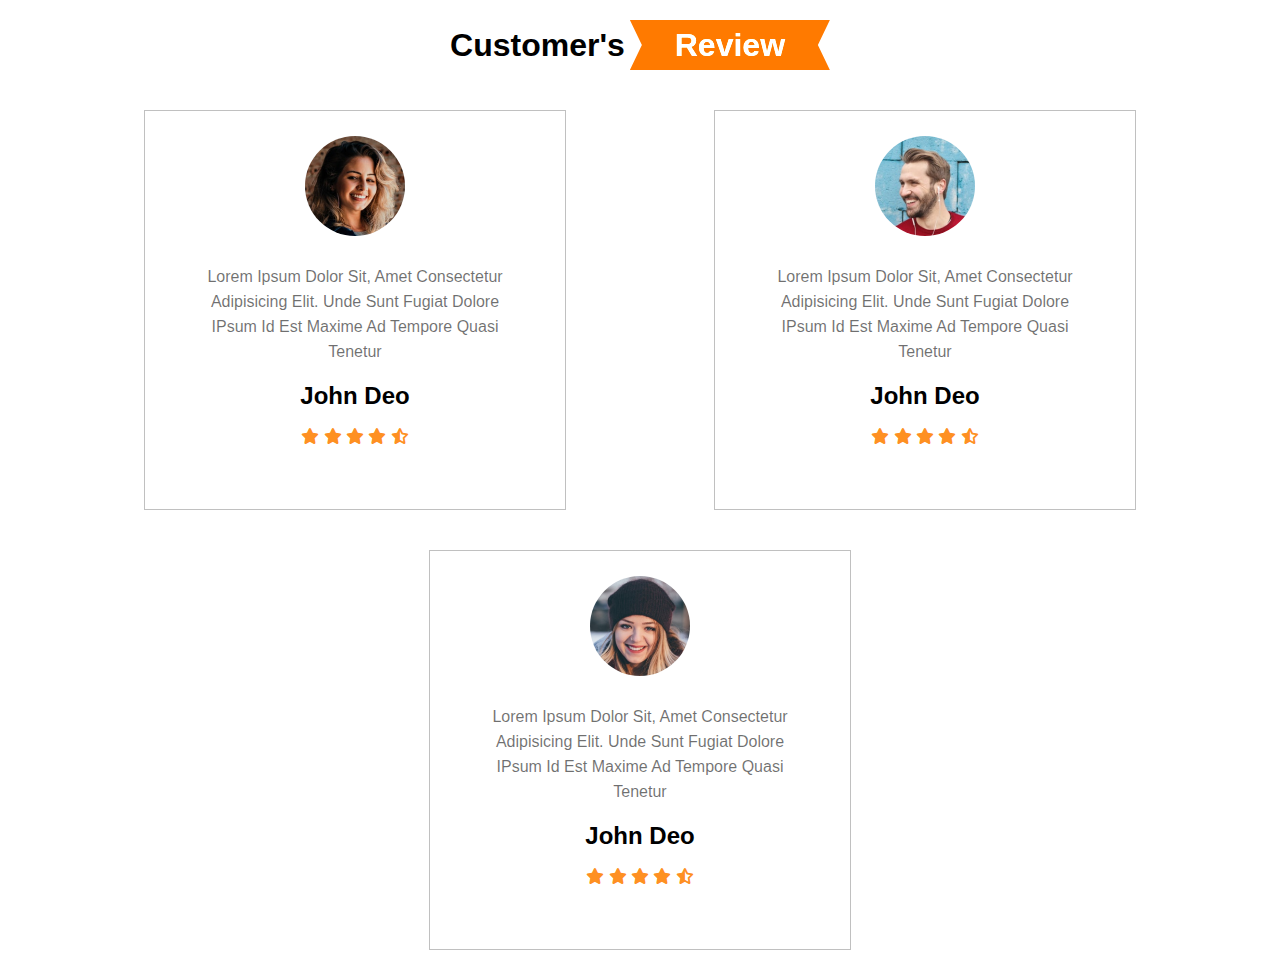
<file: reviews.html>
<!DOCTYPE html>
<html lang="en">
<head>
    <meta charset="UTF-8">
    <meta name="viewport" content="width=device-width, initial-scale=1.0">
    <title>Customer Reviews</title>
     <!-- Linking the CSS part -->
     <link rel="stylesheet" href="./CSS/Styles.css">
     <!-- Linking for Icons -->
     <link rel="stylesheet" href="https://cdnjs.cloudflare.com/ajax/libs/font-awesome/6.4.0/css/all.min.css">
     
     <link rel="preconnect" href="https://fonts.googleapis.com">
     <link rel="preconnect" href="https://fonts.gstatic.com" crossorigin>
     <link href="https://fonts.googleapis.com/css2?family=Poppins:wght@200;400&display=swap" rel="stylesheet">
 
</head>
<body>
    <section id="sec13">
        <span>Customer's</span>
        <span>&nbsp;&nbsp;Review&nbsp;&nbsp;</span>
    </section>
    
    <section id="sec8">
        <div class="div7">
            <div class="div71">
               <img class="img3" src="./Assets/pic-4.png" alt="">
            </div><br> 
            <p class="p0">Lorem Ipsum Dolor Sit, Amet Consectetur <br>Adipisicing Elit. Unde Sunt Fugiat Dolore <br> IPsum Id Est  Maxime Ad Tempore Quasi <br> Tenetur   </p><br>
            <h3 class="h0">John Deo</h3><br>
            <div class="div40">
                <i class="fa-solid fa-star"></i>
                <i class="fa-solid fa-star"></i>
                <i class="fa-solid fa-star"></i>
                <i class="fa-solid fa-star"></i>
                <i class="fa-solid fa-star-half-stroke"></i>
            </div>
        </div>
        <div class="div7" >
            <div class="div71">
                <img class="img3" src="./Assets/pic-1.png" alt="">
             </div><br>
             <p class="p0">Lorem Ipsum Dolor Sit, Amet Consectetur <br>Adipisicing Elit. Unde Sunt Fugiat Dolore <br> IPsum Id Est  Maxime Ad Tempore Quasi <br> Tenetur   </p><br>
             <h3 class="h0">John Deo</h3><br>
             <div class="div40">
                <i class="fa-solid fa-star"></i>
                <i class="fa-solid fa-star"></i>
                <i class="fa-solid fa-star"></i>
                <i class="fa-solid fa-star"></i>
                <i class="fa-solid fa-star-half-stroke"></i>
            </div>
        </div>
        <div class="div7">
            <div class="div71">
                <img class="img3" src="./Assets/pic-2.png" alt="">
            </div><br>
            <p class="p0">Lorem Ipsum Dolor Sit, Amet Consectetur <br>Adipisicing Elit. Unde Sunt Fugiat Dolore <br> IPsum Id Est  Maxime Ad Tempore Quasi <br> Tenetur   </p><br>
            <h3 class="h0">John Deo</h3> <br>
            <div class="div40">
                <i class="fa-solid fa-star"></i>
                <i class="fa-solid fa-star"></i>
                <i class="fa-solid fa-star"></i>
                <i class="fa-solid fa-star"></i>
                <i class="fa-solid fa-star-half-stroke"></i>
            </div>
        </div>
    </section>
    
</body>
</html>
</file>
<file: CSS/Styles.css>
*{
    margin:0;
    padding:0;
    box-sizing: border-box;
    font-family: Arial, Helvetica, sans-serif;
  
   
}

/* --------------------Header Styling----------------------- */
#head{
    width:100%;
    height:auto;
    display: grid;
    grid-template-columns: 30% 45% 15%;
    margin-bottom: 5px;

}
.sec1{
    height:70px;
    font-size: 20px;
    text-align: center;
    text-size-adjust: auto;
    line-height: 70px;
    color:blue;
    
      
}
.span1{
    color:rgba(254, 137, 20, 0.966)
}
#head .sec2{
    height:auto;
    display:flex;
    flex-wrap: wrap; 
    justify-content: space-between;   
    width:auto;
   
}
.div1{
    width: auto;
    height:auto;
    flex-basis: 14%;
    line-height:60px ;
    font-size: medium;
    margin-left:10px;
    
}
.span2{
    width:50px;
    height:50px;
    border:1px solid whitesmoke;
    line-height: 70px;
    padding:7px;
    border-radius: 10%;
    background-color:whitesmoke ;
    cursor: pointer;
   
}
.div2{
    margin-left: 50px;
     
    
}



.sec03{
    background-color: rgba(192, 192, 192, 0.919);
    
}

/* -----------------------Banner Styling-------------------------------- */

.sec3{
    background-image: url(../Assets/banner-bg.webp);
    background-size: cover;
    width:auto;
    height: 400px;
    display:flex;
    background-repeat: no-repeat;
    flex-wrap: wrap;
    align-items: center;
    justify-content:space-around;
    

    
}

.div21{
    /* flex-basis:auto ; */
    font-size: 30px;
    font-weight:bold ;
    
}


.div22{
    /* flex-basis: auto; */
    margin-top: 10px;
    text-align: center;
    /* width:550px; */
    font-size: 17px;
    color:rgba(0, 0, 0, 0.559); 
}
.div23{
    /* flex-basis:auto; */
    width:160px;
    height:35px;
    border:1px solid black;
    margin-left:200px;
    padding:10px;
    margin-top:30px;
    border-radius: 5px;
    text-align: center;
    padding-bottom: 30px;
}







/* --------------------------- Feauters Styling------------------------------- */

#sec4{
    width:auto;
    height:auto;
    display:flex;
    flex-wrap: wrap;
    justify-content: space-around;
    margin-left:80px;
    margin-right:80px; 
    
}                                                    
   
    
.div3{
   
    flex-basis:30%;
    height:400px;
    border:1px solid silver;
    margin:20px;
    outline: 10px solid white ;
    background-color: white;
    text-align: center;
       
}
 .button31{
    width:160px;
    height:35px;
    border:1px solid black;
    padding:10px;
    margin-top:30px;
    border-radius: 5px;
    text-align: center;
    padding-bottom: 30px;
    background-color: white;
    
}

.button31:hover{
    background-color: rgb(0, 174, 255);
}
.div3 .img1{
    width:200px;
    height:150px;
    margin-left: 5%;
    margin-top: 30px;
    margin-bottom: 20px; 
   justify-content: center;
   background-color: white;  
}

.p0{
    background-color: white;
    text-align: center; 
    line-height:25px ; 
    text-size-adjust: auto;
    color:rgba(0, 0, 0, 0.559);   
}
.h0{
    background-color: white;
    font-size: x-large;
    text-align: center;
    text-size-adjust: auto;
}


/* --------------------------Clip-path---------------------------- */
#sec10{
    margin:20px;
    display:flex;
    flex-wrap:wrap ;
    justify-content: center;
}
#sec10 span:nth-child(1){
    font-weight: bold;
    font-size: xx-large;
    margin-right: 5px;
    margin-top: 7px;
}

#sec10 span:nth-child(2){
    width:200px;
    height:50px;
    padding-top: 7px;
    color:white;
    text-align: center;
    background-color: #ec6600;
    filter:brightness(120%);
    opacity:5;
    clip-path:polygon(100% 0,94% 50%, 100% 100%, 0% 100%,6% 50%,0% 0%);
    font-size:Xx-large;
    font-weight: bold;
}


/* ----------------------------------Products Styling----------------------- */
#sec5{
    width:auto;
    height:auto;
    display:flex;
    flex-wrap:wrap;
    justify-content: space-around;
    margin-left:80px;
    margin-right: 80px;
}
.div4{
    /* flex:1; */
    flex-basis: 30%;
    height:400px;
    border:1px solid silver;
    margin: 20px;
    outline: 10px solid white ;
    background-color: white; 
    text-align: center; 
}
 .div40{
    text-align: center;
    color:rgba(254, 137, 20, 0.966); 
}

.sec6{
    width:auto;
    height:auto;
    display:flex;
    flex-wrap:wrap; 
    justify-content: space-around;  
    margin-left:80px;
    margin-right: 80px;
}
.div5{
    flex-basis: 30%;
    height:400px;
    border:1px solid silver;
    margin:20px;
    outline: 10px solid white ;
    background-color: white;
    text-align: center;
    
} 
.img2{
    width:250px;
    height:200px;
    margin-left: 2%;
    
   
   
}
/* ---------------------------------Clip-Path------------------------ */

#sec11{
    margin:20px;
    display:flex;
    flex-wrap:wrap ;
    justify-content: center;
}
#sec11 span:nth-child(1){
    font-weight: bold;
    font-size: xx-large;
    margin-right: 5px;
    margin-top: 7px;
}

#sec11 span:nth-child(2){
    width:200px;
    height:50px;
    padding-top: 7px;
    color:white;
    text-align: center;
    background-color: #ec6600;
    filter:brightness(120%);
    opacity:5;
    clip-path:polygon(100% 0,94% 50%, 100% 100%, 0% 100%,6% 50%,0% 0%);
    font-size:Xx-large;
    font-weight: bold;
}


/* ----------------------------------Catogeries Styling---------------------------- */
#sec7{
    width:auto;
    height:auto;
    display:flex;
    flex-wrap: wrap;
    justify-content: space-around;
    margin-left:70px;
    margin-right: 70px;
}
.div6{
    /* flex:1; */
    flex-basis: 23%;
    height:400px;
    border:1px solid silver;
    margin:20px 10px;
    outline: 10px solid white ;
    background-color: white;
    text-align: center;
    
} 
/* .div61{
    width:160px;
    height:35px;
    border:1px solid black;
    margin-left:65px;
    padding:10px;
    border-radius: 5px;
    text-align: center;
    padding-bottom: 30px;
} */
   .img31{
    width:200px;
    height:180px;
    margin-left: 10%;
    margin-top: 20px; 

   
}  
/* ---------------------------Clip-path---------------------------- */
#sec12{
    margin:20px;
    display:flex;
    flex-wrap:wrap ;
    justify-content: center;
}
#sec12 span:nth-child(1){
    font-weight: bold;
    font-size: xx-large;
    margin-right: 5px;
    margin-top: 7px;
}

#sec12 span:nth-child(2){
    width:200px;
    height:50px;
    padding-top: 7px;
    color:white;
    text-align: center;
    background-color: #ec6600;
    filter:brightness(120%);
    opacity:5;
    clip-path:polygon(100% 0,94% 50%, 100% 100%, 0% 100%,6% 50%,0% 0%);
    font-size:Xx-large;
    font-weight: bold;
}



/* ----------------------------------Customer Reviews Styling------------------- */
#sec8{
    width:auto;
    height:auto;
    display:flex;
    flex-wrap:wrap;
    justify-content: space-around;
    margin-left:70px;
    margin-right: 70px;
}
.div7{
    flex-basis: 28%;
    height:400px;
    border:1px solid silver;
    margin:20px 10px;
    outline: 10px solid white ;
    background-color: white;
    text-align: center;
    align-items: center;
    
} 

 .div71{
    width:100px;
    height:100px;
    margin-top: 25px;
    margin-left:160px;
    margin-right: 160px;
    clip-path: circle(50px at 50px 50px);
    margin-bottom: 10px; 
} 
 .img3{
    width:100px;
    height:100px; 
 }
 /* ----------------------------Clip-Path----------------------- */
 #sec13{
    margin:20px;
    display:flex;
    flex-wrap:wrap ;
    justify-content: center;
}
#sec13 span:nth-child(1){
    font-weight: bold;
    font-size: xx-large;
    margin-right: 5px;
    margin-top: 7px;
}

#sec13 span:nth-child(2){
    width:200px;
    height:50px;
    padding-top: 7px;
    color:white;
    text-align: center;
    background-color: #ec6600;
    filter:brightness(120%);
    opacity:5;
    clip-path:polygon(100% 0,94% 50%, 100% 100%, 0% 100%,6% 50%,0% 0%);
    font-size:Xx-large;
    font-weight: bold;
}


/* -------------------------------Our Blogs Styling-------------------------- */

 .sec9{
    width:auto;
    height:auto;
    display:flex;
    flex-wrap: wrap;
    justify-content: space-around;
    margin-left:80px;
    margin-right:80px; 
   
}  
.div8{
    
    flex-basis: 32%;
    height:auto;
    margin:5px;
    border-radius: 5px;
    background-color: white;
} 
.div8 .img4{
    width:100%;
    height:250px;
} 
.div82{
    width:auto;
    height:30px;
    margin:25px 20px;
    background-color: white;

}
.hr1{
    width:auto;
    margin:20px;
    
}
.div83{
    margin:20px;
}
 .h8{
    background-color: white;
    font-size: x-large;
    line-height: 35px;
    margin-bottom: 10px;
    text-size-adjust: auto;
    
 }
 .p8{
    background-color: white; 
    line-height:25px ; 
    text-size-adjust: auto;
    color:rgba(0, 0, 0, 0.559); 
       
 }
 

 #sec14{
    margin:20px;
    display:flex;
    flex-wrap:wrap ;
    justify-content: center;
}
#sec14 span:nth-child(1){
    font-weight: bold;
    font-size: xx-large;
    margin-right: 5px;
    margin-top: 7px;
}

#sec14 span:nth-child(2){
    width:200px;
    height:50px;
    padding-top: 7px;
    color:white;
    text-align: center;
    background-color: #ec6600;
    filter:brightness(120%);
    opacity:5;
    clip-path:polygon(100% 0,94% 50%, 100% 100%, 0% 100%,6% 50%,0% 0%);
    font-size:Xx-large;
    font-weight: bold;
}


/* ------------------------footer Styling--------------------- */
 footer{
    display:flex;
    flex-wrap: wrap;
    justify-content: space-around;
    width:auto;
    height:auto;
    margin-left:50px;
    margin-right: 50px;
 }
 .div10{
    /* flex:1;
    width:70px; */
    flex-basis: 20%;
    height:auto;
    margin-left:30px;

 }
 .h10{
     font-size: 5px;
    font-size:x-large;
    text-size-adjust: auto; 
    line-height: 70px;
    color:blue;
    margin-bottom:10px;
    
 }
 .p10{ 
    line-height:25px ; 
    margin-bottom: 10px;
    text-size-adjust: auto;
    color:rgba(0, 0, 0, 0.559); 
    
 }
 
 /* .div10-1{
    margin-left:10px 
 }*/
 .input1{
    width:200px;
    height:32px;
    background-color: whitesmoke;
    border-radius: 5px;
    border:1px solid transparent;
 }


 .hr2{
    width:auto;
    margin:20px 120px;
   
 }
 .p20{
    color:rgba(0, 0, 0, 0.559); 
 }



 .icolor{
    color:rgba(254, 137, 20, 0.966);
    filter:brightness(120%)
}
.span71{
     margin-left: 170px;
     color:rgba(254, 137, 20, 0.966); 
     filter:brightness(120%);   
}


a{
    text-decoration: none;
    color: black;
}

/* ------------------------------- Header Media Quary------------------------------ */

  

 @media only screen and (max-width:1100px) and (min-width:650px) {
    #head{
        grid-template-columns:100%;
        align-items: center;
    }
     .sec1{
        margin-right: 650px;
    }
    .div2{
        position: absolute;
        top:6px;
        left:75%;
    } 
    
 }
 @media only screen and (max-width:850px) and (min-width:650px){
    .sec1{
        margin-right:300px;
    }
    .div2{
        position: absolute;
        top:6px;
        left:50%;

    }
 }
 @media only screen and (max-width:650px){
    #head{
        grid-template-columns: 100%;
    }
     .div2{
        margin-left: 40%;

    }
 }
 @media only screen and (max-width:510px) {
    .sec2{
        width:50%;
        flex-direction: column;
        align-items: center;
    }
 }

 
 
/* ---------------------Banner Media Quary--------------------------- */
     
 @media only screen and (max-width:650px) {
    .sec03{
        width:auto;
        margin:auto;
        
    }
 }    
  @media only screen and (max-width:550px) {
    .div21{
       font-size: 18px;
       /* align-items: center;
        margin: auto; */
        
     }  
 } 
  @media only screen and (max-width:550px) {
    .div22{
       font-size: 10px;
       /* align-items: center;
        margin: auto;
         */
     }  
 } 
 @media only screen and (max-width:550px) {
    .div23{
        margin-left: 100px;
        padding:0px 20px;
      
     }  
 } 


/*---------------------------- From Feature to Blogs Media Quary---------------------------- */
@media only screen and (min-width:641px)and (max-width:1360px){
   #sec4{
    margin:5px;

   } 
    .div3{
        flex-basis: 40%;
    }

    #sec5{
        margin:5px;
    
       } 
        .div4{
            flex-basis: 40%;
        }
    .sec6{
        margin:5px;
    }    
        .div5{
            flex-basis: 40%;
        }

}




 @media only screen and (max-width:640px) {
    .div3 {
       flex-basis: 100%;
   
   }
   .div4 {
    flex-basis: 100%;

   }
.div5 {
    flex-basis: 100%;

  }
}

 @media only screen and (max-width:605px) {
     .div3 {
        flex-basis: 100%;
    
    }
    .div4 {
        flex-basis: 100%;
    }
    .div5 {
        flex-basis: 100%;
    }
   
   
    .div8 {
        flex-basis: 100%;

    }
}

@media only screen and (max-width:449px){
    #sec4{
        margin:20px 40px;
    }
    #sec5{
        margin:20px 40px;
    }
    .sec6{
        margin:20px 40px;
    }

} 

@media only screen and (min-width:880px) and (max-width:1225px){
    #sec8{
        margin:5px;
    }
      .div7{
        margin: 20px 10px;
        flex-basis: 40%;
        
    }  
} 
@media only screen and (min-width:450px) and (max-width:880px){
    #sec8{
        margin:5px;
    }
      .div7{
        margin: 20px 0px;
        flex-basis: 60%;
       
    }  
    /* .div71 {
        margin-left: 150px;  
     } */
     .img4{
        align-items: center;
        justify-content: center;
     }
} 

@media only screen and (max-width:449px){
    #sec8{
        margin:5px;
    }
    .div71{
        margin-left: 120px;
        margin-right: 120px;
    }
}

 @media only screen and (max-width:910px){
    .sec9{
        margin:10px;
    }
    .div8{
        flex-basis: 40%;
    }
    
} 
@media only screen and (max-width:500px){
    .sec9{
        margin:10px;
    }
    .div8{
        flex-basis: 90%;
    }
    
} 


 @media only screen and (min-width:320px) and (max-width:585px){
    #sec7{
        margin:5px;
    }
    .div6{
        flex-basis:100%;
        padding:0px 50px;
    }
 }

 @media only screen and (max-width:480px){
    #sec10{
        margin:2px;
        font-size: medium;
    }
 }
 
 
 @media only screen and (max-width:380px) {
    .div71 {
       margin-left: 100px;
       margin-right: 80px;
    }
   
  
}
@media only screen and (max-width:370px) {
    #sec10 {
       font-size: medium;
   
   }
}
 

 
  @media only screen and (max-width:550px) {
    .div23{
        width:30%;
        align-items: center;
        
    }
 }  
 
 @media only screen and (max-width:460px) {
    .div3, .div4, .div5, .div6, .div8{
        width:auto;
        margin:20px;
        align-items: center;
        
    }
 }  
 
 
 
 @media only screen and (max-width:1220px) and (min-width:320px){
    .div3{
        height:auto;
    }
 } 
 
 @media only screen and (max-width:1160px) {
    .div6{
        flex-basis:40%;
    }
 } 

 @media only screen and (max-width:360px) {
    .sec3{
        height: auto;
        width: auto;
    }
  } 

  

  /* ------------------------footer Media Quary------------------------ */
  @media only screen and (max-width:1100px){
    .div10{
        flex-basis: 40%;
    }
  } @media only screen and (max-width:645px){
    .div10{
        flex-basis: 20%;
        align-items: center;
    
    }
    .div10{
        flex-basis: 100%;
    }


    .hr2{
        width: 80%;
        margin: 20px;
    }
  }

  /*------------------------------- Login Form Overlay --------------------------------------------*/
  
   /* .peter{ 
    border: 1px solid blue;
    width: 200px;
    padding: 10px;
    background: linear-gradient(blue, white);
    border-radius: 5px;
    position:absolute;
    transition: 1s;
    transform: translate(-50%,-50%);
    left:50%;
    top:-50%;
    box-shadow: 0px 0px 10px 10px silver;
}
.overlay{
    top:50%;
    z-index:1;
}
.digit{
    top:-50%;
}

.peter label,
input {
    margin: 10px;
    padding: 10px;
    border-radius: 5px;
}


.dnone{
    color:red;
    display:none;
}
.code{
    position: absolute;
    right:0;
    width:20px;
    height:20px;
    background-color: chartreuse;
    text-align: center;
    color:white;
    cursor: pointer;

}  */
</file>
